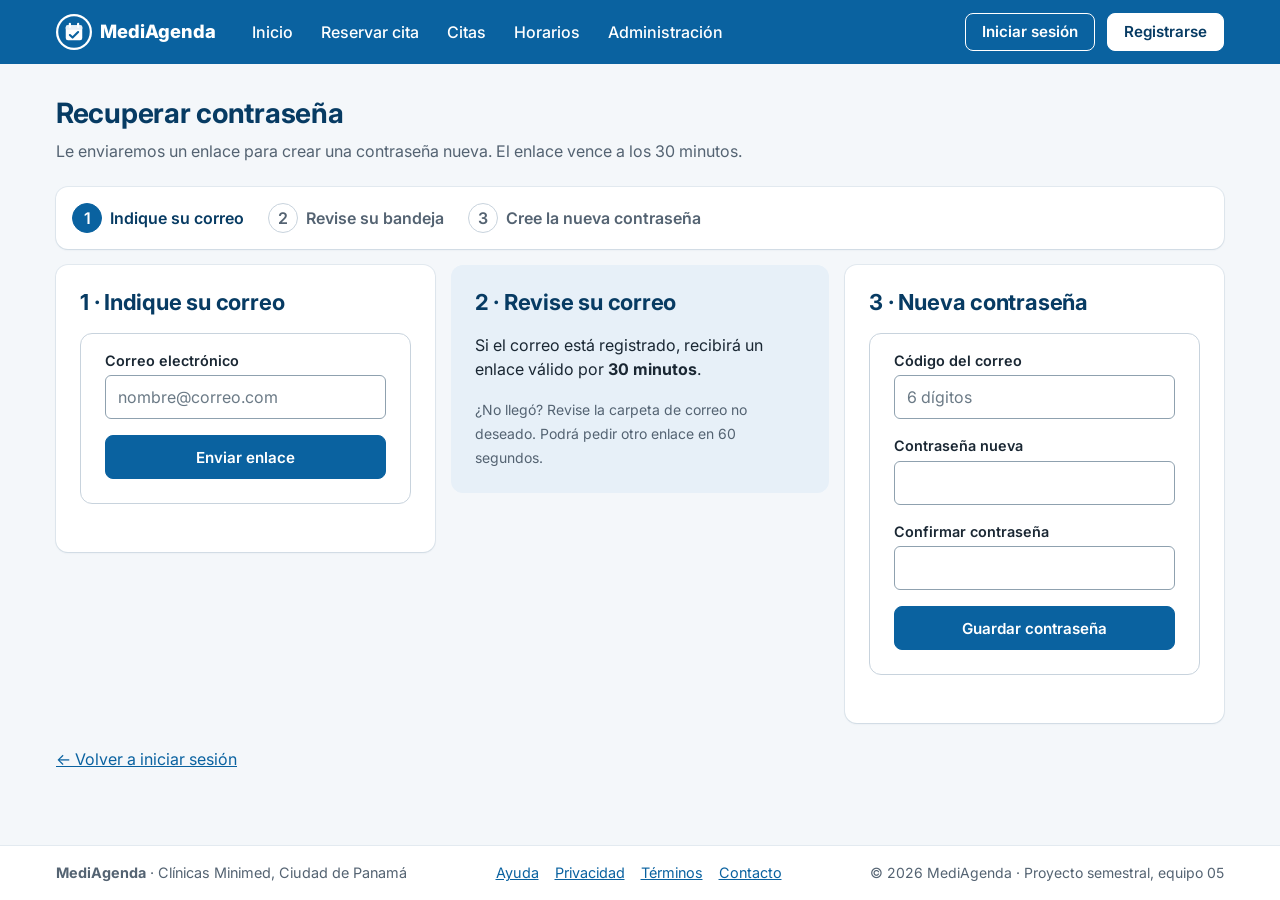
<file: recuperar.html>
<!DOCTYPE html>
<html lang="es">
<head>
  <meta charset="utf-8">
  <meta name="viewport" content="width=device-width, initial-scale=1">
  <meta name="description" content="Recupere el acceso a su cuenta de MediAgenda: reciba un enlace en su correo y cree una contraseña nueva.">
  <title>Recuperar contraseña · MediAgenda</title>
  <link rel="icon" href="img/logo.svg" type="image/svg+xml">
  <link rel="preconnect" href="https://fonts.googleapis.com">
  <link rel="preconnect" href="https://fonts.gstatic.com" crossorigin>
  <link rel="stylesheet" href="https://fonts.googleapis.com/css2?family=Inter:wght@400;500;600;700;800&amp;display=swap">
  <link rel="stylesheet" href="css/estilos.css">
</head>
<body>
  <header id="eq05-encabezado">
    <div class="eq05-contenedor eq05-encabezado__barra">
      <a class="eq05-logo" href="index.html">
        <img src="img/logo.svg" alt="Logo de MediAgenda" width="36" height="36">
        <span>MediAgenda</span>
      </a>
      <input class="eq05-menu-check" type="checkbox" id="eq05-menu-check">
      <label class="eq05-menu-boton" for="eq05-menu-check"><span class="eq05-sr">Abrir o cerrar el menú</span><span aria-hidden="true">☰</span></label>
      <nav class="eq05-nav" id="eq05-nav-principal" aria-label="Principal">
        <ul class="eq05-nav__lista">
          <li><a class="eq05-nav__enlace" href="index.html">Inicio</a></li>
          <li><a class="eq05-nav__enlace" href="principal-formulario.html">Reservar cita</a></li>
          <li><a class="eq05-nav__enlace" href="principal-listado.html">Citas</a></li>
          <li><a class="eq05-nav__enlace" href="secundaria-formulario.html">Horarios</a></li>
          <li><a class="eq05-nav__enlace" href="panel.html">Administración</a></li>
        </ul>
        <div class="eq05-cuenta">
          <a class="eq05-boton eq05-boton--claro" href="login.html">Iniciar sesión</a>
          <a class="eq05-boton eq05-boton--blanco" href="registro.html">Registrarse</a>
        </div>
      </nav>
    </div>
  </header>

  <main id="eq05-principal" class="eq05-contenedor">
    <section aria-labelledby="eq05-titulo-recuperar">
      <h1 id="eq05-titulo-recuperar">Recuperar contraseña</h1>
      <p class="eq05-subtitulo">Le enviaremos un enlace para crear una contraseña nueva. El enlace vence a los 30 minutos.</p>
      <ol class="eq05-pasos-linea" aria-label="Pasos para recuperar la contraseña">
        <li aria-current="step"><span class="eq05-paso-num">1</span> Indique su correo</li>
        <li><span class="eq05-paso-num">2</span> Revise su bandeja</li>
        <li><span class="eq05-paso-num">3</span> Cree la nueva contraseña</li>
      </ol>
      <div class="eq05-tres-columnas">
        <section class="eq05-tarjeta" id="eq05-paso-1" aria-labelledby="eq05-titulo-paso-1">
          <h2 id="eq05-titulo-paso-1">1 · Indique su correo</h2>
          
          <!-- CORRECCIÓN 1 y 2: method="post", action="#" y fieldset/legend -->
          <form class="eq05-form" id="eq05-form-recuperar" action="#" method="post">
            <fieldset class="eq05-conjunto-campos">
              <legend class="eq05-sr">Formulario para solicitar enlace de recuperación</legend>
              
              <div class="eq05-campo">
                <label for="eq05-rec-correo">Correo electrónico</label>
                <input type="email" id="eq05-rec-correo" name="correo" placeholder="nombre@correo.com" autocomplete="email" maxlength="120" required>
              </div>
              <button class="eq05-boton eq05-boton--primario eq05-boton--bloque" type="submit">Enviar enlace</button>
            </fieldset>
          </form>
        </section>

        <section class="eq05-tarjeta eq05-tarjeta--suave" id="eq05-paso-2" aria-labelledby="eq05-titulo-paso-2">
          <h2 id="eq05-titulo-paso-2">2 · Revise su correo</h2>
          <p role="status">Si el correo está registrado, recibirá un enlace válido por <strong>30 minutos</strong>.</p>
          <p class="eq05-texto-secundario"><small>¿No llegó? Revise la carpeta de correo no deseado. Podrá pedir otro enlace en 60 segundos.</small></p>
        </section>

        <section class="eq05-tarjeta" id="eq05-paso-3" aria-labelledby="eq05-titulo-paso-3">
          <h2 id="eq05-titulo-paso-3">3 · Nueva contraseña</h2>
          
          <!-- CORRECCIÓN 1 y 2: method="post", action="#" y fieldset/legend -->
          <form class="eq05-form" id="eq05-form-nueva-clave" action="#" method="post">
            <fieldset class="eq05-conjunto-campos">
              <legend class="eq05-sr">Formulario de creación de nueva contraseña</legend>
              
              <div class="eq05-campo">
                <label for="eq05-rec-codigo">Código del correo</label>
                <input type="text" id="eq05-rec-codigo" name="codigo" placeholder="6 dígitos" pattern="[0-9]{6}" minlength="6" maxlength="6" autocomplete="one-time-code" required>
              </div>
              <div class="eq05-campo">
                <label for="eq05-rec-clave">Contraseña nueva</label>
                <input type="password" id="eq05-rec-clave" name="clave" autocomplete="new-password" minlength="8" maxlength="64" required>
              </div>
              <div class="eq05-campo">
                <label for="eq05-rec-clave2">Confirmar contraseña</label>
                <input type="password" id="eq05-rec-clave2" name="clave_confirmacion" autocomplete="new-password" minlength="8" maxlength="64" required>
              </div>
              <button class="eq05-boton eq05-boton--primario eq05-boton--bloque" type="submit">Guardar contraseña</button>
            </fieldset>
          </form>
        </section>
      </div>
      <p><a href="login.html">← Volver a iniciar sesión</a></p>
    </section>
  </main>

  <footer id="eq05-pie">
    <div class="eq05-contenedor eq05-pie__barra">
      <p><strong>MediAgenda</strong> · Clínicas Minimed, Ciudad de Panamá</p>
      <nav aria-label="Enlaces del pie de página">
        <ul class="eq05-pie__enlaces">
          <li><a href="index.html#eq05-como-funciona">Ayuda</a></li>
          <li><a href="legal.html#eq05-privacidad">Privacidad</a></li>
          <li><a href="legal.html#eq05-terminos">Términos</a></li>
          <li><a href="index.html#eq05-contacto">Contacto</a></li>
        </ul>
      </nav>
      <p><small>© 2026 MediAgenda · Proyecto semestral, equipo 05</small></p>
    </div>
  </footer>
</body>
</html>
</file>
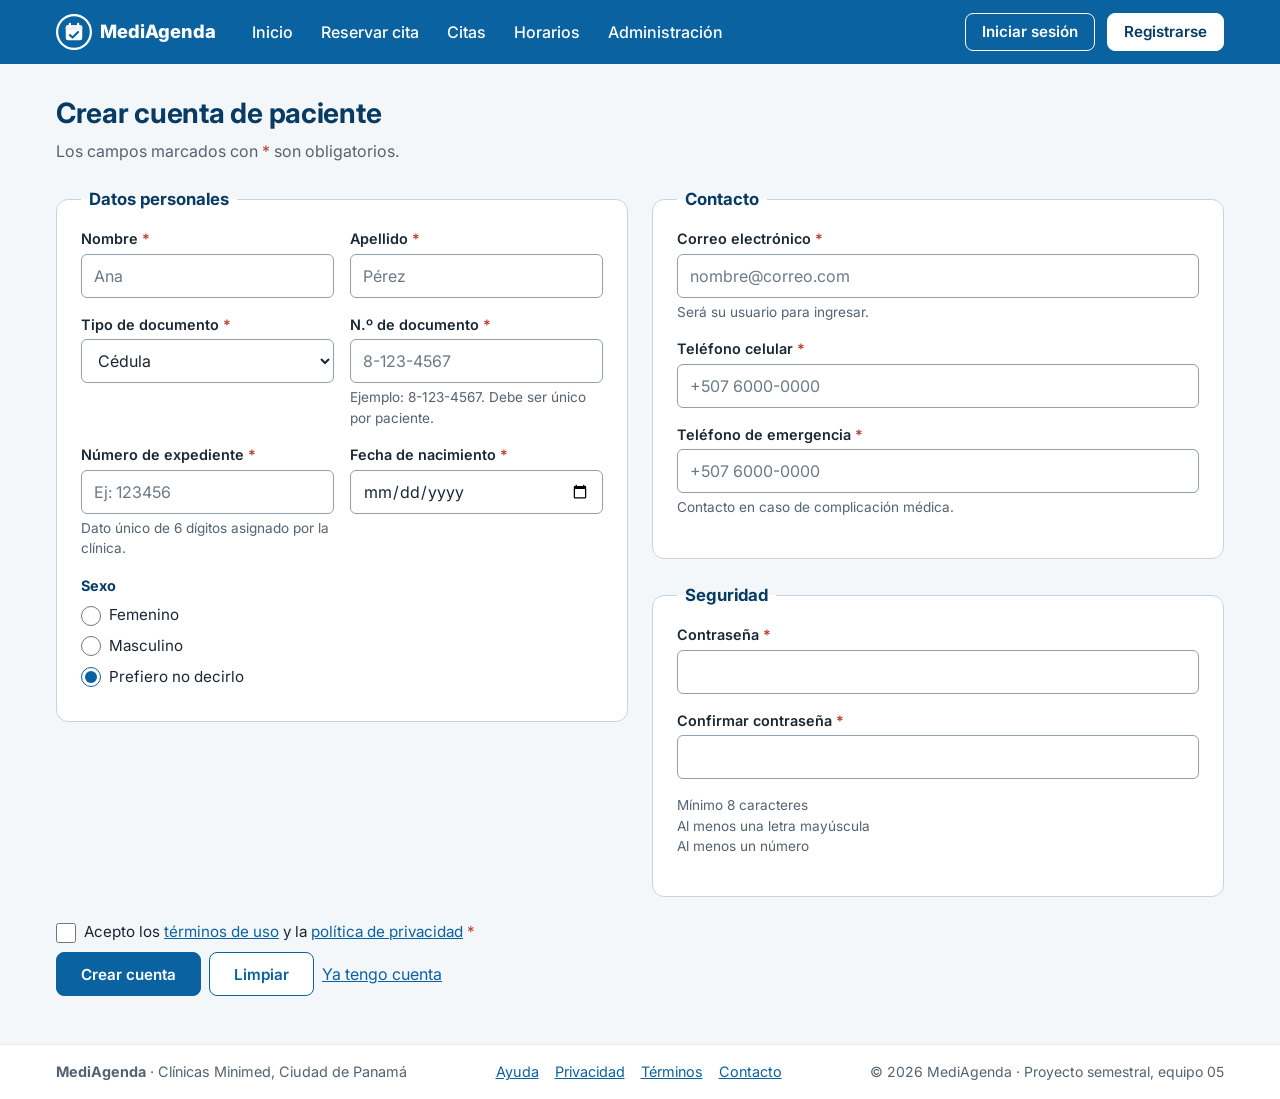
<file: registro.html>
<!DOCTYPE html>
<html lang="es">
<head>
  <meta charset="utf-8">
  <meta name="viewport" content="width=device-width, initial-scale=1">
  <meta name="description" content="Cree su cuenta de paciente en MediAgenda con su cédula o pasaporte para reservar citas médicas en línea.">
  <title>Registro de paciente · MediAgenda</title>
  <link rel="icon" href="img/logo.svg" type="image/svg+xml">
  <link rel="preconnect" href="https://fonts.googleapis.com">
  <link rel="preconnect" href="https://fonts.gstatic.com" crossorigin>
  <link rel="stylesheet" href="https://fonts.googleapis.com/css2?family=Inter:wght@400;500;600;700;800&amp;display=swap">
  <link rel="stylesheet" href="css/estilos.css">
</head>
<body>
  <header id="eq05-encabezado">
    <div class="eq05-contenedor eq05-encabezado__barra">
      <!-- CORRECCIÓN: alt descriptivo para evitar warnings en W3C -->
      <a class="eq05-logo" href="index.html">
        <img src="img/logo.svg" alt="Logo de MediAgenda" width="36" height="36">
        <span>MediAgenda</span>
      </a>
      <input class="eq05-menu-check" type="checkbox" id="eq05-menu-check">
      <label class="eq05-menu-boton" for="eq05-menu-check"><span class="eq05-sr">Abrir o cerrar el menú</span><span aria-hidden="true">☰</span></label>
      <nav class="eq05-nav" id="eq05-nav-principal" aria-label="Principal">
        <ul class="eq05-nav__lista">
          <li><a class="eq05-nav__enlace" href="index.html">Inicio</a></li>
          <li><a class="eq05-nav__enlace" href="principal-formulario.html">Reservar cita</a></li>
          <li><a class="eq05-nav__enlace" href="principal-listado.html">Citas</a></li>
          <li><a class="eq05-nav__enlace" href="secundaria-formulario.html">Horarios</a></li>
          <li><a class="eq05-nav__enlace" href="panel.html">Administración</a></li>
        </ul>
        <div class="eq05-cuenta">
          <a class="eq05-boton eq05-boton--claro" href="login.html">Iniciar sesión</a>
          <a class="eq05-boton eq05-boton--blanco" href="registro.html">Registrarse</a>
        </div>
      </nav>
    </div>
  </header>

  <main id="eq05-principal" class="eq05-contenedor">
    <section aria-labelledby="eq05-titulo-registro">
      <h1 id="eq05-titulo-registro">Crear cuenta de paciente</h1>
      <p class="eq05-subtitulo">Los campos marcados con <span class="eq05-requerido">*</span> son obligatorios.</p>
      
      <!-- CORRECCIÓN: method="post" y action="#" según la rúbrica -->
      <form class="eq05-form" id="eq05-form-registro" action="#" method="post">
        <div class="eq05-dos-columnas eq05-dos-columnas--iguales">
          <div>
            <fieldset>
              <legend>Datos personales</legend>
              <div class="eq05-fila-campos">
                <div class="eq05-campo">
                  <label for="eq05-reg-nombre">Nombre <span class="eq05-requerido">*</span></label>
                  <input type="text" id="eq05-reg-nombre" name="nombre" placeholder="Ana" autocomplete="given-name" minlength="2" maxlength="60" required>
                </div>
                <div class="eq05-campo">
                  <label for="eq05-reg-apellido">Apellido <span class="eq05-requerido">*</span></label>
                  <input type="text" id="eq05-reg-apellido" name="apellido" placeholder="Pérez" autocomplete="family-name" minlength="2" maxlength="60" required>
                </div>
                <div class="eq05-campo">
                  <label for="eq05-reg-tipo-doc">Tipo de documento <span class="eq05-requerido">*</span></label>
                  <select id="eq05-reg-tipo-doc" name="tipo_documento" required>
                    <option value="">Seleccione…</option>
                    <option value="cedula" selected>Cédula</option>
                    <option value="pasaporte">Pasaporte</option>
                  </select>
                </div>
                <div class="eq05-campo">
                  <label for="eq05-reg-documento">N.º de documento <span class="eq05-requerido">*</span></label>
                  <input type="text" id="eq05-reg-documento" name="documento" placeholder="8-123-4567" pattern="[A-Z0-9]{1,3}-[0-9]{1,4}-[0-9]{1,6}" title="Formato de cédula panameña, por ejemplo 8-123-4567 o PE-12-345" maxlength="15" aria-describedby="eq05-reg-documento-ayuda" required>
                  <span class="eq05-ayuda" id="eq05-reg-documento-ayuda">Ejemplo: 8-123-4567. Debe ser único por paciente.</span>
                </div>
                  <div class="eq05-campo">
                  <label for="eq05-reg-expediente">Número de expediente <span class="eq05-requerido">*</span></label>
                  <input 
                    type="text" 
                    id="eq05-reg-expediente" 
                    name="numero_expediente" 
                    pattern="\d{6}" 
                    minlength="6" 
                    maxlength="6" 
                    placeholder="Ej: 123456" 
                    title="Debe contener exactamente 6 dígitos numéricos"
                    aria-describedby="eq05-reg-exp-ayuda" 
                    required
                  >
                  <span class="eq05-ayuda" id="eq05-reg-exp-ayuda">Dato único de 6 dígitos asignado por la clínica.</span>
                </div>
                <div class="eq05-campo">
                  <label for="eq05-reg-nacimiento">Fecha de nacimiento <span class="eq05-requerido">*</span></label>
                  <input type="date" id="eq05-reg-nacimiento" name="fecha_nacimiento" min="1900-01-01" max="2026-10-19" autocomplete="bday" required>
                </div>
              </div>
              <fieldset>
                <legend>Sexo</legend>
                <div class="eq05-opcion"><input type="radio" id="eq05-reg-sexo-f" name="sexo" value="F"><label for="eq05-reg-sexo-f">Femenino</label></div>
                <div class="eq05-opcion"><input type="radio" id="eq05-reg-sexo-m" name="sexo" value="M"><label for="eq05-reg-sexo-m">Masculino</label></div>
                <div class="eq05-opcion"><input type="radio" id="eq05-reg-sexo-n" name="sexo" value="N" checked><label for="eq05-reg-sexo-n">Prefiero no decirlo</label></div>
              </fieldset>
            </fieldset>
          </div>
          <div>
            <fieldset>
              <legend>Contacto</legend>
              <div class="eq05-campo">
                <label for="eq05-reg-correo">Correo electrónico <span class="eq05-requerido">*</span></label>
                <input type="email" id="eq05-reg-correo" name="correo" placeholder="nombre@correo.com" autocomplete="email" maxlength="120" aria-describedby="eq05-reg-correo-ayuda" required>
                <span class="eq05-ayuda" id="eq05-reg-correo-ayuda">Será su usuario para ingresar.</span>
              </div>
              <div class="eq05-campo">
                <label for="eq05-reg-telefono">Teléfono celular <span class="eq05-requerido">*</span></label>
                <input type="tel" id="eq05-reg-telefono" name="telefono" placeholder="+507 6000-0000" pattern="\+507 ?6[0-9]{3}-?[0-9]{4}" title="Celular de Panamá, por ejemplo +507 6123-4567" autocomplete="tel" maxlength="14" required>
              </div>
              <div class="eq05-campo">
                <label for="eq05-reg-emergencia">Teléfono de emergencia <span class="eq05-requerido">*</span></label>
                <input 
                  type="tel" 
                  id="eq05-reg-emergencia" 
                  name="telefono_emergencia" 
                  placeholder="+507 6000-0000" 
                  pattern="\+507 ?6[0-9]{3}-?[0-9]{4}" 
                  title="Celular de Panamá, por ejemplo +507 6123-4567" 
                  autocomplete="tel" 
                  maxlength="14" 
                  aria-describedby="eq05-reg-emergencia-ayuda"
                  required
                >
                <span class="eq05-ayuda" id="eq05-reg-emergencia-ayuda">Contacto en caso de complicación médica.</span>
              </div>
            </fieldset>
            <fieldset>
              <legend>Seguridad</legend>
              <div class="eq05-campo">
                <label for="eq05-reg-clave">Contraseña <span class="eq05-requerido">*</span></label>
                <input type="password" id="eq05-reg-clave" name="clave" autocomplete="new-password" minlength="8" maxlength="64" pattern="(?=.*[A-Z])(?=.*[0-9]).{8,}" title="Mínimo 8 caracteres, con una mayúscula y un número" aria-describedby="eq05-reg-requisitos" required>
              </div>
              <div class="eq05-campo">
                <label for="eq05-reg-clave2">Confirmar contraseña <span class="eq05-requerido">*</span></label>
                <input type="password" id="eq05-reg-clave2" name="clave_confirmacion" autocomplete="new-password" minlength="8" maxlength="64" required>
              </div>
              <ul class="eq05-requisitos" id="eq05-reg-requisitos">
                <li>Mínimo 8 caracteres</li>
                <li>Al menos una letra mayúscula</li>
                <li>Al menos un número</li>
              </ul>
            </fieldset>
          </div>
        </div>
        <div class="eq05-opcion">
          <input type="checkbox" id="eq05-reg-terminos" name="terminos" value="acepto" required>
          <label for="eq05-reg-terminos">Acepto los <a href="legal.html#eq05-terminos">términos de uso</a> y la <a href="legal.html#eq05-privacidad">política de privacidad</a> <span class="eq05-requerido">*</span></label>
        </div>
        <div class="eq05-acciones">
          <button class="eq05-boton eq05-boton--primario" type="submit">Crear cuenta</button>
          <button class="eq05-boton" type="reset">Limpiar</button>
          <a href="login.html">Ya tengo cuenta</a>
        </div>
      </form>
    </section>
  </main>

  <footer id="eq05-pie">
    <div class="eq05-contenedor eq05-pie__barra">
      <p><strong>MediAgenda</strong> · Clínicas Minimed, Ciudad de Panamá</p>
      <nav aria-label="Enlaces del pie de página">
        <ul class="eq05-pie__enlaces">
          <li><a href="index.html#eq05-como-funciona">Ayuda</a></li>
          <li><a href="legal.html#eq05-privacidad">Privacidad</a></li>
          <li><a href="legal.html#eq05-terminos">Términos</a></li>
          <li><a href="index.html#eq05-contacto">Contacto</a></li>
        </ul>
      </nav>
      <p><small>© 2026 MediAgenda · Proyecto semestral, equipo 05</small></p>
    </div>
  </footer>
</body>
</html>
</file>
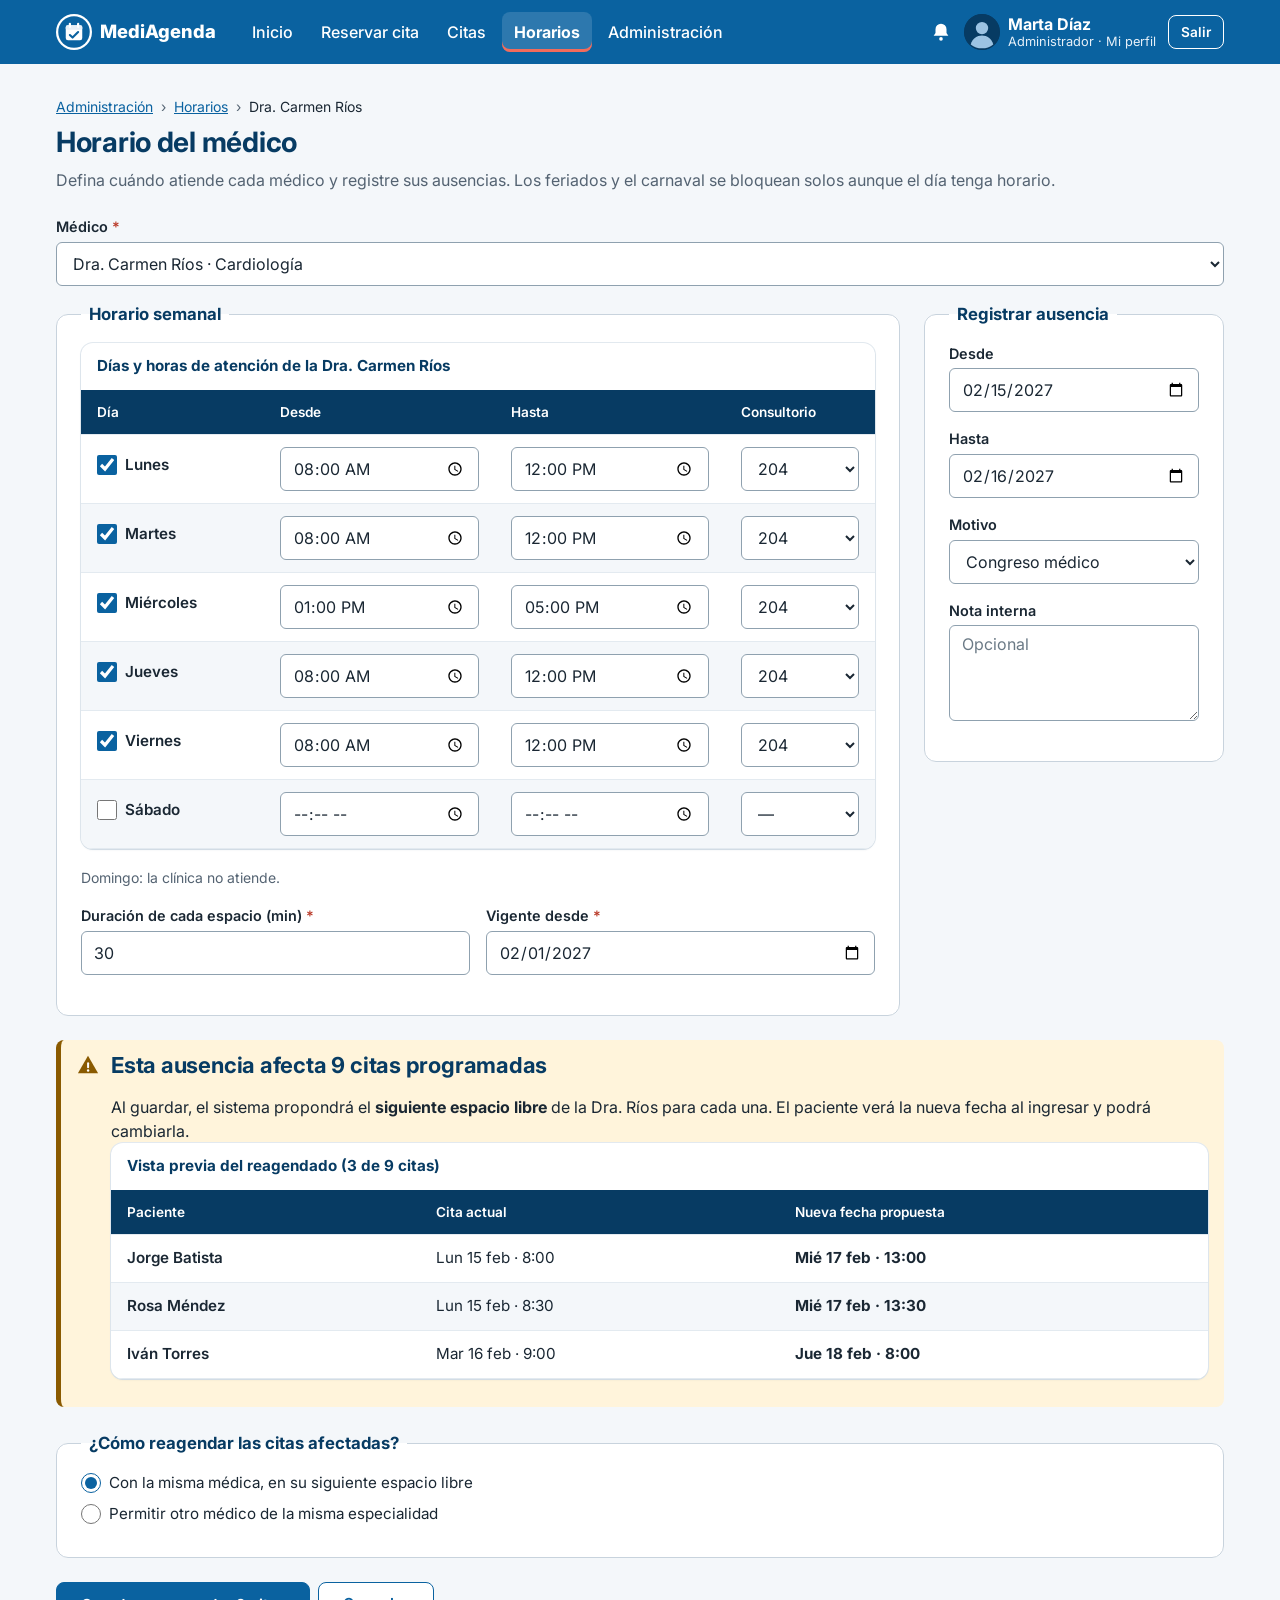
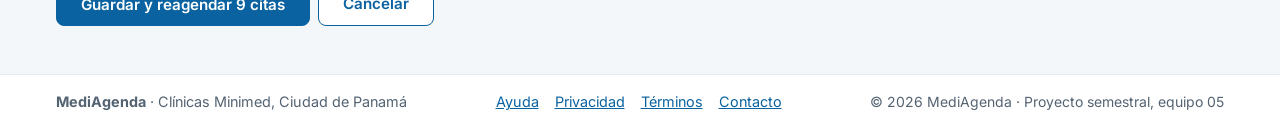
<file: secundaria-formulario.html>
<!DOCTYPE html>
<html lang="es">
<head>
  <meta charset="utf-8">
  <meta name="viewport" content="width=device-width, initial-scale=1">
  <meta name="description" content="Configure el horario semanal de cada médico y registre ausencias con reagendado automático de citas.">
  <title>Horario del médico · MediAgenda</title>
  <link rel="icon" href="img/logo.svg" type="image/svg+xml">
  <link rel="preconnect" href="https://fonts.googleapis.com">
  <link rel="preconnect" href="https://fonts.gstatic.com" crossorigin>
  <link rel="stylesheet" href="https://fonts.googleapis.com/css2?family=Inter:wght@400;500;600;700;800&amp;display=swap">
  <link rel="stylesheet" href="css/estilos.css">
</head>
<body>
  <header id="eq05-encabezado">
    <div class="eq05-contenedor eq05-encabezado__barra">
      <!-- CORRECCIÓN: alt descriptivo para evitar warnings en W3C -->
      <a class="eq05-logo" href="index.html">
        <img src="img/logo.svg" alt="Logo de MediAgenda" width="36" height="36">
        <span>MediAgenda</span>
      </a>
      <input class="eq05-menu-check" type="checkbox" id="eq05-menu-check">
      <label class="eq05-menu-boton" for="eq05-menu-check"><span class="eq05-sr">Abrir o cerrar el menú</span><span aria-hidden="true">☰</span></label>
      <nav class="eq05-nav" id="eq05-nav-principal" aria-label="Principal">
        <ul class="eq05-nav__lista">
          <li><a class="eq05-nav__enlace" href="index.html">Inicio</a></li>
          <li><a class="eq05-nav__enlace" href="principal-formulario.html">Reservar cita</a></li>
          <li><a class="eq05-nav__enlace" href="principal-listado.html">Citas</a></li>
          <li><a class="eq05-nav__enlace eq05-nav__enlace--activo" href="secundaria-formulario.html" aria-current="page">Horarios</a></li>
          <li><a class="eq05-nav__enlace" href="panel.html">Administración</a></li>
        </ul>
        <div class="eq05-cuenta">
          <img src="img/iconos/campana.svg" alt="Avisos: 1 sin leer" width="22" height="22">
          <a class="eq05-cuenta__usuario" href="perfil.html">
            <img class="eq05-avatar" src="img/avatar.svg" alt="Avatar de usuario" width="36" height="36">
            <span><strong>Marta Díaz</strong><span class="eq05-cuenta__rol">Administrador · Mi perfil</span></span>
          </a>
          <a class="eq05-boton eq05-boton--claro eq05-boton--pequeno" href="index.html">Salir</a>
        </div>
      </nav>
    </div>
  </header>

  <main id="eq05-principal" class="eq05-contenedor">
    <nav class="eq05-migas" aria-label="Ruta de navegación">
      <ol>
        <li><a href="panel.html">Administración</a></li>
        <li><a href="secundaria-formulario.html">Horarios</a></li>
        <li><span aria-current="page">Dra. Carmen Ríos</span></li>
      </ol>
    </nav>
    <h1>Horario del médico</h1>
    <p class="eq05-subtitulo">Defina cuándo atiende cada médico y registre sus ausencias. Los feriados y el carnaval se bloquean solos aunque el día tenga horario.</p>

    <!-- CORRECCIÓN: method="post" y action="#" según la rúbrica -->
    <form class="eq05-form" id="eq05-form-horario" action="#" method="post">
      <div class="eq05-campo">
        <label for="eq05-hor-medico">Médico <span class="eq05-requerido">*</span></label>
        <select id="eq05-hor-medico" name="medico" required>
          <option value="">Seleccione…</option>
          <option value="rios" selected>Dra. Carmen Ríos · Cardiología</option>
          <option value="arias">Dr. José Arias · Medicina general</option>
          <option value="vega">Dra. Laura Vega · Pediatría</option>
        </select>
      </div>

      <div class="eq05-dos-columnas">
        <fieldset>
          <legend>Horario semanal</legend>
          <div class="eq05-tabla-envoltura">
            <table class="eq05-tabla">
              <caption>Días y horas de atención de la Dra. Carmen Ríos</caption>
              <thead>
                <tr>
                  <th scope="col">Día</th>
                  <th scope="col">Desde</th>
                  <th scope="col">Hasta</th>
                  <th scope="col">Consultorio</th>
                </tr>
              </thead>
              <tbody>
              <tr>
                <th scope="row">
                  <span class="eq05-opcion"><input type="checkbox" id="eq05-hor-lun" name="lun_atiende" value="si" checked><label for="eq05-hor-lun">Lunes</label></span>
                </th>
                <td><label class="eq05-sr" for="eq05-hor-lun-desde">Lunes, desde</label><input type="time" id="eq05-hor-lun-desde" name="lun_desde" min="07:00" max="19:00" step="1800" value="08:00"></td>
                <td><label class="eq05-sr" for="eq05-hor-lun-hasta">Lunes, hasta</label><input type="time" id="eq05-hor-lun-hasta" name="lun_hasta" min="07:00" max="19:00" step="1800" value="12:00"></td>
                <td><label class="eq05-sr" for="eq05-hor-lun-consultorio">Lunes, consultorio</label>
                  <select id="eq05-hor-lun-consultorio" name="lun_consultorio">
                    <option value="204" selected>204</option>
                    <option value="206">206</option>
                    <option value="">—</option>
                  </select>
                </td>
              </tr>
              <tr>
                <th scope="row">
                  <span class="eq05-opcion"><input type="checkbox" id="eq05-hor-mar" name="mar_atiende" value="si" checked><label for="eq05-hor-mar">Martes</label></span>
                </th>
                <td><label class="eq05-sr" for="eq05-hor-mar-desde">Martes, desde</label><input type="time" id="eq05-hor-mar-desde" name="mar_desde" min="07:00" max="19:00" step="1800" value="08:00"></td>
                <td><label class="eq05-sr" for="eq05-hor-mar-hasta">Martes, hasta</label><input type="time" id="eq05-hor-mar-hasta" name="mar_hasta" min="07:00" max="19:00" step="1800" value="12:00"></td>
                <td><label class="eq05-sr" for="eq05-hor-mar-consultorio">Martes, consultorio</label>
                  <select id="eq05-hor-mar-consultorio" name="mar_consultorio">
                    <option value="204" selected>204</option>
                    <option value="206">206</option>
                    <option value="">—</option>
                  </select>
                </td>
              </tr>
              <tr>
                <th scope="row">
                  <span class="eq05-opcion"><input type="checkbox" id="eq05-hor-mie" name="mie_atiende" value="si" checked><label for="eq05-hor-mie">Miércoles</label></span>
                </th>
                <td><label class="eq05-sr" for="eq05-hor-mie-desde">Miércoles, desde</label><input type="time" id="eq05-hor-mie-desde" name="mie_desde" min="07:00" max="19:00" step="1800" value="13:00"></td>
                <td><label class="eq05-sr" for="eq05-hor-mie-hasta">Miércoles, hasta</label><input type="time" id="eq05-hor-mie-hasta" name="mie_hasta" min="07:00" max="19:00" step="1800" value="17:00"></td>
                <td><label class="eq05-sr" for="eq05-hor-mie-consultorio">Miércoles, consultorio</label>
                  <select id="eq05-hor-mie-consultorio" name="mie_consultorio">
                    <option value="204" selected>204</option>
                    <option value="206">206</option>
                    <option value="">—</option>
                  </select>
                </td>
              </tr>
              <tr>
                <th scope="row">
                  <span class="eq05-opcion"><input type="checkbox" id="eq05-hor-jue" name="jue_atiende" value="si" checked><label for="eq05-hor-jue">Jueves</label></span>
                </th>
                <td><label class="eq05-sr" for="eq05-hor-jue-desde">Jueves, desde</label><input type="time" id="eq05-hor-jue-desde" name="jue_desde" min="07:00" max="19:00" step="1800" value="08:00"></td>
                <td><label class="eq05-sr" for="eq05-hor-jue-hasta">Jueves, hasta</label><input type="time" id="eq05-hor-jue-hasta" name="jue_hasta" min="07:00" max="19:00" step="1800" value="12:00"></td>
                <td><label class="eq05-sr" for="eq05-hor-jue-consultorio">Jueves, consultorio</label>
                  <select id="eq05-hor-jue-consultorio" name="jue_consultorio">
                    <option value="204" selected>204</option>
                    <option value="206">206</option>
                    <option value="">—</option>
                  </select>
                </td>
              </tr>
              <tr>
                <th scope="row">
                  <span class="eq05-opcion"><input type="checkbox" id="eq05-hor-vie" name="vie_atiende" value="si" checked><label for="eq05-hor-vie">Viernes</label></span>
                </th>
                <td><label class="eq05-sr" for="eq05-hor-vie-desde">Viernes, desde</label><input type="time" id="eq05-hor-vie-desde" name="vie_desde" min="07:00" max="19:00" step="1800" value="08:00"></td>
                <td><label class="eq05-sr" for="eq05-hor-vie-hasta">Viernes, hasta</label><input type="time" id="eq05-hor-vie-hasta" name="vie_hasta" min="07:00" max="19:00" step="1800" value="12:00"></td>
                <td><label class="eq05-sr" for="eq05-hor-vie-consultorio">Viernes, consultorio</label>
                  <select id="eq05-hor-vie-consultorio" name="vie_consultorio">
                    <option value="204" selected>204</option>
                    <option value="206">206</option>
                    <option value="">—</option>
                  </select>
                </td>
              </tr>
              <tr>
                <th scope="row">
                  <span class="eq05-opcion"><input type="checkbox" id="eq05-hor-sab" name="sab_atiende" value="si"><label for="eq05-hor-sab">Sábado</label></span>
                </th>
                <td><label class="eq05-sr" for="eq05-hor-sab-desde">Sábado, desde</label><input type="time" id="eq05-hor-sab-desde" name="sab_desde" min="07:00" max="19:00" step="1800"></td>
                <td><label class="eq05-sr" for="eq05-hor-sab-hasta">Sábado, hasta</label><input type="time" id="eq05-hor-sab-hasta" name="sab_hasta" min="07:00" max="19:00" step="1800"></td>
                <td><label class="eq05-sr" for="eq05-hor-sab-consultorio">Sábado, consultorio</label>
                  <select id="eq05-hor-sab-consultorio" name="sab_consultorio">
                    <option value="204">204</option>
                    <option value="206">206</option>
                    <option value="" selected>—</option>
                  </select>
                </td>
              </tr>
              </tbody>
            </table>
          </div>
          <p class="eq05-texto-secundario"><small>Domingo: la clínica no atiende.</small></p>
          <div class="eq05-fila-campos">
            <div class="eq05-campo">
              <label for="eq05-hor-duracion">Duración de cada espacio (min) <span class="eq05-requerido">*</span></label>
              <input type="number" id="eq05-hor-duracion" name="duracion" value="30" min="10" max="120" step="10" required>
            </div>
            <div class="eq05-campo">
              <label for="eq05-hor-vigencia">Vigente desde <span class="eq05-requerido">*</span></label>
              <input type="date" id="eq05-hor-vigencia" name="vigente_desde" value="2027-02-01" min="2027-02-01" required>
            </div>
          </div>
        </fieldset>

        <div>
          <fieldset id="eq05-ausencia">
            <legend>Registrar ausencia</legend>
            <div class="eq05-fila-campos">
              <div class="eq05-campo">
                <label for="eq05-aus-desde">Desde</label>
                <input type="date" id="eq05-aus-desde" name="ausencia_desde" value="2027-02-15" min="2027-02-01">
              </div>
              <div class="eq05-campo">
                <label for="eq05-aus-hasta">Hasta</label>
                <input type="date" id="eq05-aus-hasta" name="ausencia_hasta" value="2027-02-16" min="2027-02-01">
              </div>
            </div>
            <div class="eq05-campo">
              <label for="eq05-aus-motivo">Motivo</label>
              <select id="eq05-aus-motivo" name="ausencia_motivo">
                <option value="congreso" selected>Congreso médico</option>
                <option value="vacaciones">Vacaciones</option>
                <option value="incapacidad">Incapacidad</option>
                <option value="otro">Otro</option>
              </select>
            </div>
            <div class="eq05-campo">
              <label for="eq05-aus-nota">Nota interna</label>
              <textarea id="eq05-aus-nota" name="ausencia_nota" rows="2" maxlength="200" placeholder="Opcional"></textarea>
            </div>
          </fieldset>
        </div>
      </div>

      <section class="eq05-aviso eq05-aviso--advertencia" aria-labelledby="eq05-titulo-impacto">
        <img src="img/iconos/advertencia.svg" alt="Icono de advertencia" width="22" height="22">
        <div>
          <h2 id="eq05-titulo-impacto">Esta ausencia afecta 9 citas programadas</h2>
          <p>Al guardar, el sistema propondrá el <strong>siguiente espacio libre</strong> de la Dra. Ríos para cada una. El paciente verá la nueva fecha al ingresar y podrá cambiarla.</p>
          <div class="eq05-tabla-envoltura">
            <table class="eq05-tabla">
              <caption>Vista previa del reagendado (3 de 9 citas)</caption>
              <thead>
                <tr>
                  <th scope="col">Paciente</th>
                  <th scope="col">Cita actual</th>
                  <th scope="col">Nueva fecha propuesta</th>
                </tr>
              </thead>
              <tbody>
              <tr>
                <th scope="row">Jorge Batista</th>
                <td><time datetime="2027-02-15T08:00">Lun 15 feb · 8:00</time></td>
                <td><strong><time datetime="2027-02-17T13:00">Mié 17 feb · 13:00</time></strong></td>
              </tr>
              <tr>
                <th scope="row">Rosa Méndez</th>
                <td><time datetime="2027-02-15T08:30">Lun 15 feb · 8:30</time></td>
                <td><strong><time datetime="2027-02-17T13:30">Mié 17 feb · 13:30</time></strong></td>
              </tr>
              <tr>
                <th scope="row">Iván Torres</th>
                <td><time datetime="2027-02-16T09:00">Mar 16 feb · 9:00</time></td>
                <td><strong><time datetime="2027-02-18T08:00">Jue 18 feb · 8:00</time></strong></td>
              </tr>
              </tbody>
            </table>
          </div>
        </div>
      </section>

      <fieldset>
        <legend>¿Cómo reagendar las citas afectadas?</legend>
        <div class="eq05-opcion"><input type="radio" id="eq05-aus-misma" name="estrategia" value="mismo_medico" checked><label for="eq05-aus-misma">Con la misma médica, en su siguiente espacio libre</label></div>
        <div class="eq05-opcion"><input type="radio" id="eq05-aus-otro" name="estrategia" value="otro_medico"><label for="eq05-aus-otro">Permitir otro médico de la misma especialidad</label></div>
      </fieldset>

      <div class="eq05-acciones">
        <button class="eq05-boton eq05-boton--primario" type="submit">Guardar y reagendar 9 citas</button>
        <a class="eq05-boton" href="panel.html">Cancelar</a>
      </div>
    </form>
  </main>

  <footer id="eq05-pie">
    <div class="eq05-contenedor eq05-pie__barra">
      <p><strong>MediAgenda</strong> · Clínicas Minimed, Ciudad de Panamá</p>
      <nav aria-label="Enlaces del pie de página">
        <ul class="eq05-pie__enlaces">
          <li><a href="index.html#eq05-como-funciona">Ayuda</a></li>
          <li><a href="legal.html#eq05-privacidad">Privacidad</a></li>
          <li><a href="legal.html#eq05-terminos">Términos</a></li>
          <li><a href="index.html#eq05-contacto">Contacto</a></li>
        </ul>
      </nav>
      <p><small>© 2026 MediAgenda · Proyecto semestral, equipo 05</small></p>
    </div>
  </footer>
</body>
</html>
</file>
<file: css/estilos.css>
/* ==========================================================================
   MediAgenda · Hoja de estilos principal
   Proyecto semestral · Equipo eq05
   Aplica la guía de estilo (docs/guia_estilo.pdf):
   color asignado #0A62A0, tipografía Inter, espaciado base 8 px.
   Todos los identificadores (id, clases y variables) llevan el prefijo eq05-.
   ========================================================================== */

/* ---------- 1. Variables de diseño (tokens) ---------- */
:root {
  /* Color */
  --eq05-azul: #0A62A0;          /* color asignado al proyecto */
  --eq05-azul-900: #073B63;
  --eq05-azul-700: #084F82;
  --eq05-azul-300: #9CC3E3;
  --eq05-azul-50: #E7F0F8;
  --eq05-coral: #F26B5B;
  --eq05-coral-700: #BA3C2B;
  --eq05-rosa-50: #FDECEA;
  --eq05-gris-900: #1A2733;
  --eq05-gris-600: #546372;
  --eq05-gris-300: #C8D3DD;
  --eq05-gris-100: #F4F7FA;
  --eq05-blanco: #FFFFFF;
  --eq05-exito-700: #1F7A4D;
  --eq05-exito-50: #E3F3EA;
  --eq05-aviso-700: #8A5A00;
  --eq05-aviso-50: #FFF4DB;

  /* Tipografía */
  --eq05-fuente: "Inter", system-ui, Arial, sans-serif;

  /* Espaciado (base 8) */
  --eq05-esp-1: 4px;
  --eq05-esp-2: 8px;
  --eq05-esp-3: 12px;
  --eq05-esp-4: 16px;
  --eq05-esp-5: 24px;
  --eq05-esp-6: 32px;
  --eq05-esp-7: 48px;
  --eq05-esp-8: 64px;

  /* Forma */
  --eq05-radio-campo: 6px;
  --eq05-radio-boton: 8px;
  --eq05-radio-tarjeta: 12px;
  --eq05-sombra-1: 0 1px 2px rgba(7, 59, 99, .10), 0 0 0 1px #E3EAF0;
  --eq05-sombra-2: 0 6px 16px rgba(7, 59, 99, .16);
  --eq05-foco: 0 0 0 2px #FFFFFF, 0 0 0 5px var(--eq05-azul);
}

/* ---------- 2. Base: selector universal y elementos ---------- */
* {
  box-sizing: border-box;
  margin: 0;
  padding: 0;
}

html {
  scroll-behavior: smooth;
}

body {
  font-family: var(--eq05-fuente);
  font-size: 1rem;
  line-height: 1.5;
  color: var(--eq05-gris-900);
  background-color: var(--eq05-gris-100);
  display: flex;
  flex-direction: column;
  min-height: 100vh;
}

/* Selector de agrupación: todos los títulos comparten color y peso */
h1, h2, h3, h4 {
  color: var(--eq05-azul-900);
  line-height: 1.25;
  letter-spacing: -0.01em;
}

h1 { font-size: 1.75rem; font-weight: 700; margin-bottom: var(--eq05-esp-2); }
h2 { font-size: 1.375rem; font-weight: 700; margin-bottom: var(--eq05-esp-4); }
h3 { font-size: 1.125rem; font-weight: 600; margin-bottom: var(--eq05-esp-3); }
h4 { font-size: 1rem; font-weight: 600; margin-bottom: var(--eq05-esp-2); }

p, ul, ol, dl, table, figure {
  margin-bottom: var(--eq05-esp-4);
}

ul, ol {
  padding-left: var(--eq05-esp-5);
}

a {
  color: var(--eq05-azul);
}

a:hover {
  color: var(--eq05-azul-900);
}

a:focus-visible, button:focus-visible, input:focus-visible,
select:focus-visible, textarea:focus-visible, summary:focus-visible {
  outline: none;
  box-shadow: var(--eq05-foco);
}

img, iframe {
  max-width: 100%;
  height: auto;
  display: block;
}

abbr[title] {
  text-decoration: underline dotted;
  cursor: help;
}

strong { font-weight: 700; }

small { font-size: 0.875rem; }

@media (prefers-reduced-motion: reduce) {
  html { scroll-behavior: auto; }
  * { transition: none !important; }
}

/* ---------- 3. Utilidades ---------- */
.eq05-contenedor {
  width: 100%;
  max-width: 1200px;
  margin: 0 auto;
  padding: 0 var(--eq05-esp-4);
}

.eq05-sr {
  position: absolute;
  width: 1px;
  height: 1px;
  overflow: hidden;
  clip-path: inset(50%);
  white-space: nowrap;
  border: 0;
}

.eq05-texto-secundario {
  color: var(--eq05-gris-600);
}

.eq05-subtitulo {
  color: var(--eq05-gris-600);
  margin-bottom: var(--eq05-esp-5);
}

.eq05-numero {
  font-variant-numeric: tabular-nums;
}

/* ---------- 4. Encabezado y menú (iguales en todas las páginas) ---------- */
#eq05-encabezado {
  background-color: var(--eq05-azul);
  color: var(--eq05-blanco);
  position: sticky;
  top: 0;
  z-index: 10;
}

.eq05-encabezado__barra {
  display: flex;
  align-items: center;
  gap: var(--eq05-esp-5);
  min-height: 64px;
  flex-wrap: wrap;
}

.eq05-logo {
  display: flex;
  align-items: center;
  gap: var(--eq05-esp-2);
  color: var(--eq05-blanco);
  font-weight: 800;
  font-size: 1.15rem;
  text-decoration: none;
}

.eq05-logo:hover {
  color: var(--eq05-azul-50);
}

.eq05-menu-check {
  position: absolute;
  opacity: 0;
  pointer-events: none;
}

.eq05-menu-boton {
  display: none;
  margin-left: auto;
  width: 44px;
  height: 44px;
  border: 1.5px solid var(--eq05-azul-300);
  border-radius: var(--eq05-radio-boton);
  align-items: center;
  justify-content: center;
  cursor: pointer;
  font-size: 1.4rem;
}

.eq05-menu-check:focus-visible + .eq05-menu-boton {
  box-shadow: var(--eq05-foco);
}

.eq05-nav {
  display: flex;
  align-items: center;
  flex: 1;
  gap: var(--eq05-esp-4);
}

.eq05-nav__lista {
  display: flex;
  gap: var(--eq05-esp-1);
  list-style: none;
  padding: 0;
  margin: 0;
}

.eq05-nav__enlace {
  display: block;
  padding: var(--eq05-esp-2) var(--eq05-esp-3);
  border-radius: var(--eq05-radio-boton);
  color: var(--eq05-blanco);
  text-decoration: none;
  font-weight: 500;
}

.eq05-nav__enlace:hover {
  background-color: rgba(255, 255, 255, .12);
  color: var(--eq05-blanco);
}

.eq05-nav__enlace--activo {
  background-color: rgba(255, 255, 255, .14);
  box-shadow: inset 0 -3px 0 var(--eq05-coral);
  font-weight: 700;
}

.eq05-cuenta {
  margin-left: auto;
  display: flex;
  align-items: center;
  gap: var(--eq05-esp-3);
}

.eq05-cuenta__usuario {
  display: flex;
  align-items: center;
  gap: var(--eq05-esp-2);
  color: var(--eq05-blanco);
  text-decoration: none;
  line-height: 1.2;
}

.eq05-cuenta__usuario:hover {
  color: var(--eq05-azul-50);
}

.eq05-cuenta__rol {
  display: block;
  font-size: 0.8rem;
  color: var(--eq05-azul-50);
}

.eq05-avatar {
  border-radius: 50%;
  background-color: var(--eq05-azul-900);
}

/* ---------- 5. Pie de página (igual en todas las páginas) ---------- */
#eq05-pie {
  margin-top: auto;
  background-color: var(--eq05-blanco);
  border-top: 1px solid #E3EAF0;
  color: var(--eq05-gris-600);
  font-size: 0.9rem;
}

.eq05-pie__barra {
  display: flex;
  flex-wrap: wrap;
  align-items: center;
  justify-content: space-between;
  gap: var(--eq05-esp-3);
  padding-top: var(--eq05-esp-4);
  padding-bottom: var(--eq05-esp-4);
}

.eq05-pie__barra p {
  margin: 0;
}

.eq05-pie__enlaces {
  display: flex;
  flex-wrap: wrap;
  gap: var(--eq05-esp-4);
  list-style: none;
  padding: 0;
  margin: 0;
}

/* ---------- 6. Contenido principal ---------- */
#eq05-principal {
  padding-top: var(--eq05-esp-6);
  padding-bottom: var(--eq05-esp-7);
}

.eq05-migas {
  font-size: 0.875rem;
  margin-bottom: var(--eq05-esp-2);
}

.eq05-migas ol {
  display: flex;
  flex-wrap: wrap;
  gap: var(--eq05-esp-2);
  list-style: none;
  padding: 0;
  margin: 0;
}

.eq05-migas li + li::before {
  content: "›";
  margin-right: var(--eq05-esp-2);
  color: var(--eq05-gris-600);
}

.eq05-titulo-fila {
  display: flex;
  flex-wrap: wrap;
  align-items: flex-end;
  justify-content: space-between;
  gap: var(--eq05-esp-4);
  margin-bottom: var(--eq05-esp-5);
}

.eq05-titulo-fila h1,
.eq05-titulo-fila p {
  margin-bottom: 0;
}

.eq05-acciones {
  display: flex;
  flex-wrap: wrap;
  gap: var(--eq05-esp-2);
  align-items: center;
}

/* Diseño en dos columnas: contenido + lateral */
.eq05-dos-columnas {
  display: grid;
  grid-template-columns: minmax(0, 1fr) 300px;
  gap: var(--eq05-esp-5);
  align-items: start;
}

.eq05-dos-columnas--iguales {
  grid-template-columns: repeat(2, minmax(0, 1fr));
}

.eq05-tarjeta {
  background-color: var(--eq05-blanco);
  border-radius: var(--eq05-radio-tarjeta);
  box-shadow: var(--eq05-sombra-1);
  padding: var(--eq05-esp-5);
  margin-bottom: var(--eq05-esp-5);
}

.eq05-tarjeta--suave {
  background-color: var(--eq05-azul-50);
  box-shadow: none;
}

.eq05-tarjeta > :last-child {
  margin-bottom: 0;
}

.eq05-rejilla {
  display: grid;
  grid-template-columns: repeat(auto-fill, minmax(240px, 1fr));
  gap: var(--eq05-esp-4);
  list-style: none;
  padding: 0;
}

/* ---------- 7. Botones ---------- */
.eq05-boton {
  display: inline-flex;
  align-items: center;
  justify-content: center;
  gap: var(--eq05-esp-2);
  min-height: 44px;
  padding: 0 var(--eq05-esp-5);
  border-radius: var(--eq05-radio-boton);
  border: 1.5px solid var(--eq05-azul);
  background-color: var(--eq05-blanco);
  color: var(--eq05-azul);
  font-family: inherit;
  font-size: 0.95rem;
  font-weight: 600;
  text-decoration: none;
  cursor: pointer;
  white-space: nowrap;
}

.eq05-boton:hover {
  background-color: var(--eq05-azul-50);
  color: var(--eq05-azul-900);
}

.eq05-boton--primario {
  background-color: var(--eq05-azul);
  color: var(--eq05-blanco);
}

.eq05-boton--primario:hover {
  background-color: var(--eq05-azul-900);
  border-color: var(--eq05-azul-900);
  color: var(--eq05-blanco);
}

.eq05-boton--claro {
  border-color: var(--eq05-blanco);
  background-color: transparent;
  color: var(--eq05-blanco);
  min-height: 38px;
  padding: 0 var(--eq05-esp-4);
}

.eq05-boton--claro:hover {
  background-color: rgba(255, 255, 255, .14);
  color: var(--eq05-blanco);
}

.eq05-boton--blanco {
  background-color: var(--eq05-blanco);
  border-color: var(--eq05-blanco);
  color: var(--eq05-azul-900);
  min-height: 38px;
  padding: 0 var(--eq05-esp-4);
}

.eq05-boton--peligro {
  background-color: var(--eq05-coral-700);
  border-color: var(--eq05-coral-700);
  color: var(--eq05-blanco);
}

.eq05-boton--peligro:hover {
  background-color: #9E3324;
  border-color: #9E3324;
  color: var(--eq05-blanco);
}

.eq05-boton--pequeno {
  min-height: 34px;
  padding: 0 var(--eq05-esp-3);
  font-size: 0.85rem;
}

.eq05-boton--bloque {
  width: 100%;
}

.eq05-boton:disabled,
.eq05-boton[aria-disabled="true"] {
  background-color: #E9EEF2;
  border-color: #E9EEF2;
  color: #7A8894;
  cursor: not-allowed;
}

/* ---------- 8. Formularios ---------- */
.eq05-form fieldset {
  border: 1px solid var(--eq05-gris-300);
  border-radius: var(--eq05-radio-tarjeta);
  padding: var(--eq05-esp-4) var(--eq05-esp-5) var(--eq05-esp-5);
  margin-bottom: var(--eq05-esp-5);
  background-color: var(--eq05-blanco);
}

.eq05-form legend {
  font-weight: 700;
  color: var(--eq05-azul-900);
  padding: 0 var(--eq05-esp-2);
  font-size: 1.05rem;
}

.eq05-campo {
  display: flex;
  flex-direction: column;
  gap: var(--eq05-esp-1);
  margin-bottom: var(--eq05-esp-4);
}

.eq05-campo label,
.eq05-etiqueta {
  font-size: 0.9rem;
  font-weight: 600;
}

.eq05-requerido {
  color: var(--eq05-coral-700);
}

.eq05-form input[type="text"],
.eq05-form input[type="email"],
.eq05-form input[type="password"],
.eq05-form input[type="tel"],
.eq05-form input[type="date"],
.eq05-form input[type="time"],
.eq05-form input[type="number"],
.eq05-form input[type="search"],
.eq05-form select,
.eq05-form textarea {
  width: 100%;
  min-height: 44px;
  padding: var(--eq05-esp-2) var(--eq05-esp-3);
  border: 1.5px solid #8FA1AF;
  border-radius: var(--eq05-radio-campo);
  background-color: var(--eq05-blanco);
  color: var(--eq05-gris-900);
  font-family: inherit;
  font-size: 1rem;
}

.eq05-form textarea {
  min-height: 96px;
  resize: vertical;
}

.eq05-form input:focus,
.eq05-form select:focus,
.eq05-form textarea:focus {
  border-color: var(--eq05-azul);
  box-shadow: 0 0 0 3px rgba(10, 98, 160, .25);
  outline: none;
}

.eq05-form input:disabled,
.eq05-form input[readonly] {
  background-color: #EEF2F5;
  color: #6B7A86;
}

.eq05-form ::placeholder {
  color: #6B7A86;
}

.eq05-ayuda {
  font-size: 0.85rem;
  color: var(--eq05-gris-600);
}

.eq05-opcion {
  display: flex;
  align-items: center;
  gap: var(--eq05-esp-2);
  margin-bottom: var(--eq05-esp-2);
  font-size: 0.95rem;
}

.eq05-opcion input {
  width: 20px;
  height: 20px;
  accent-color: var(--eq05-azul);
  flex: none;
}

.eq05-fila-campos {
  display: grid;
  grid-template-columns: repeat(auto-fit, minmax(200px, 1fr));
  gap: 0 var(--eq05-esp-4);
}

.eq05-tarjetas-radio {
  display: grid;
  grid-template-columns: repeat(auto-fit, minmax(190px, 1fr));
  gap: var(--eq05-esp-3);
}

.eq05-tarjeta-radio {
  display: flex;
  gap: var(--eq05-esp-2);
  align-items: flex-start;
  border: 1.5px solid var(--eq05-gris-300);
  border-radius: var(--eq05-radio-tarjeta);
  padding: var(--eq05-esp-3);
  cursor: pointer;
}

.eq05-tarjeta-radio:has(input:checked) {
  border-color: var(--eq05-azul);
  background-color: var(--eq05-azul-50);
}

.eq05-tarjeta-radio input {
  width: 20px;
  height: 20px;
  accent-color: var(--eq05-azul);
  margin-top: 2px;
  flex: none;
}

.eq05-horas {
  display: flex;
  flex-wrap: wrap;
  gap: var(--eq05-esp-2);
}

.eq05-hora input {
  position: absolute;
  opacity: 0;
}

.eq05-hora span {
  display: inline-flex;
  align-items: center;
  justify-content: center;
  min-width: 72px;
  min-height: 44px;
  border: 1.5px solid var(--eq05-azul);
  border-radius: var(--eq05-radio-boton);
  color: var(--eq05-azul);
  font-weight: 600;
  cursor: pointer;
}

.eq05-hora input:checked + span {
  background-color: var(--eq05-azul);
  color: var(--eq05-blanco);
}

.eq05-hora input:focus-visible + span {
  box-shadow: var(--eq05-foco);
}

.eq05-hora input:disabled + span {
  border-color: #D3DCE3;
  color: #8796A2;
  background-color: var(--eq05-gris-100);
  text-decoration: line-through;
  cursor: not-allowed;
}

/* ---------- 9. Tablas ---------- */
.eq05-tabla-envoltura {
  overflow-x: auto;
  background-color: var(--eq05-blanco);
  border-radius: var(--eq05-radio-tarjeta);
  box-shadow: var(--eq05-sombra-1);
  margin-bottom: var(--eq05-esp-4);
}

.eq05-tabla {
  width: 100%;
  border-collapse: collapse;
  font-size: 0.95rem;
  margin-bottom: 0;
}

.eq05-tabla caption {
  text-align: left;
  font-weight: 700;
  color: var(--eq05-azul-900);
  padding: var(--eq05-esp-3) var(--eq05-esp-4);
}

.eq05-tabla th,
.eq05-tabla td {
  padding: var(--eq05-esp-3) var(--eq05-esp-4);
  text-align: left;
  border-bottom: 1px solid #E3EAF0;
  vertical-align: middle;
}

.eq05-tabla thead th {
  background-color: var(--eq05-azul-900);
  color: var(--eq05-blanco);
  font-size: 0.85rem;
  font-weight: 600;
  white-space: nowrap;
}

.eq05-tabla tbody tr:nth-child(even) {
  background-color: var(--eq05-gris-100);
}

.eq05-tabla tbody tr:hover {
  background-color: var(--eq05-azul-50);
}

.eq05-tabla tbody th {
  font-weight: 600;
}

.eq05-tabla input[type="time"] {
  min-width: 110px;
}

/* ---------- 10. Etiquetas de estado y avisos ---------- */
.eq05-estado {
  display: inline-flex;
  align-items: center;
  gap: var(--eq05-esp-1);
  padding: 2px 10px;
  border-radius: 999px;
  font-size: 0.8rem;
  font-weight: 600;
  white-space: nowrap;
}

.eq05-estado--programada { background-color: var(--eq05-azul-50); color: var(--eq05-azul-700); }
.eq05-estado--reagendada { background-color: var(--eq05-aviso-50); color: var(--eq05-aviso-700); }
.eq05-estado--sala { background-color: var(--eq05-azul-900); color: var(--eq05-blanco); }
.eq05-estado--atendida { background-color: var(--eq05-exito-50); color: var(--eq05-exito-700); }
.eq05-estado--cancelada { background-color: var(--eq05-rosa-50); color: var(--eq05-coral-700); }
.eq05-estado--ausente { background-color: var(--eq05-gris-100); color: #3E5C6B; border: 1px dashed #8FA1AF; }

.eq05-estado--pendiente { background-color: var(--eq05-aviso-50); color: var(--eq05-aviso-700); border: 1px dashed var(--eq05-aviso-700); }
.eq05-estado--confirmada { background-color: var(--eq05-exito-50); color: var(--eq05-exito-700); border: 1px solid var(--eq05-exito-700); }

.eq05-aviso {
  display: flex;
  gap: var(--eq05-esp-3);
  align-items: flex-start;
  padding: var(--eq05-esp-3) var(--eq05-esp-4);
  border-radius: var(--eq05-radio-boton);
  border-left: 5px solid var(--eq05-azul);
  background-color: var(--eq05-azul-50);
  margin-bottom: var(--eq05-esp-5);
}

.eq05-aviso img {
  flex: none;
  margin-top: 2px;
}

.eq05-aviso p {
  margin: 0;
}

.eq05-aviso--advertencia {
  border-left-color: var(--eq05-aviso-700);
  background-color: var(--eq05-aviso-50);
}

.eq05-aviso--error {
  border-left-color: var(--eq05-coral-700);
  background-color: var(--eq05-rosa-50);
}

.eq05-aviso--exito {
  border-left-color: var(--eq05-exito-700);
  background-color: var(--eq05-exito-50);
}

/* ---------- 11. Página de inicio ---------- */
.eq05-hero {
  display: grid;
  grid-template-columns: minmax(0, 1.2fr) minmax(0, 1fr);
  gap: var(--eq05-esp-6);
  align-items: center;
  margin-bottom: var(--eq05-esp-6);
}

.eq05-hero h1 {
  font-size: 2.5rem;
  font-weight: 800;
  line-height: 1.15;
  margin-bottom: var(--eq05-esp-3);
}

.eq05-sobretitulo {
  font-size: 0.8rem;
  font-weight: 700;
  letter-spacing: 0.12em;
  text-transform: uppercase;
  color: var(--eq05-azul);
  margin-bottom: var(--eq05-esp-2);
}

.eq05-buscador {
  display: grid;
  grid-template-columns: 1fr 1fr auto;
  gap: var(--eq05-esp-3);
  align-items: end;
  background-color: var(--eq05-blanco);
  padding: var(--eq05-esp-4);
  border-radius: var(--eq05-radio-tarjeta);
  box-shadow: var(--eq05-sombra-2);
}

.eq05-buscador .eq05-campo {
  margin-bottom: 0;
}

.eq05-figura {
  margin: 0;
}

.eq05-figura img {
  border-radius: var(--eq05-radio-tarjeta);
}

.eq05-figura figcaption {
  font-size: 0.85rem;
  color: var(--eq05-gris-600);
  margin-top: var(--eq05-esp-2);
}

.eq05-seccion {
  margin-bottom: var(--eq05-esp-7);
}

.eq05-especialidad {
  display: flex;
  gap: var(--eq05-esp-3);
  align-items: center;
  background-color: var(--eq05-blanco);
  border-radius: var(--eq05-radio-tarjeta);
  box-shadow: var(--eq05-sombra-1);
  padding: var(--eq05-esp-4);
  height: 100%;
}

.eq05-especialidad h3 {
  margin-bottom: 2px;
  font-size: 1rem;
}

.eq05-especialidad p {
  margin: 0;
  font-size: 0.9rem;
}

.eq05-icono-circulo {
  width: 44px;
  height: 44px;
  border-radius: 50%;
  background-color: var(--eq05-azul-50);
  display: flex;
  align-items: center;
  justify-content: center;
  flex: none;
}

.eq05-pasos {
  display: grid;
  grid-template-columns: repeat(3, 1fr);
  gap: var(--eq05-esp-4);
  list-style: none;
  padding: 0;
  counter-reset: eq05-paso;
}

.eq05-pasos li {
  background-color: var(--eq05-blanco);
  border-radius: var(--eq05-radio-tarjeta);
  box-shadow: var(--eq05-sombra-1);
  padding: var(--eq05-esp-5);
  counter-increment: eq05-paso;
}

.eq05-pasos li::before {
  content: counter(eq05-paso);
  display: flex;
  align-items: center;
  justify-content: center;
  width: 36px;
  height: 36px;
  border-radius: 50%;
  background-color: var(--eq05-coral);
  color: var(--eq05-blanco);
  font-weight: 800;
  margin-bottom: var(--eq05-esp-3);
}

.eq05-contacto {
  display: grid;
  grid-template-columns: 1fr 1.6fr;
  gap: var(--eq05-esp-5);
  align-items: start;
}

.eq05-contacto iframe {
  width: 100%;
  min-height: 300px;
  border: 0;
  border-radius: var(--eq05-radio-tarjeta);
  box-shadow: var(--eq05-sombra-1);
}

/* ---------- 12. Autenticación (login, registro, recuperar) ---------- */
.eq05-auth {
  display: grid;
  grid-template-columns: minmax(0, 440px) minmax(0, 300px);
  gap: var(--eq05-esp-5);
  justify-content: center;
  align-items: start;
}

.eq05-auth--ancho {
  grid-template-columns: minmax(0, 860px);
}

.eq05-separador {
  border: 0;
  border-top: 1px solid #E3EAF0;
  margin: var(--eq05-esp-5) 0;
}

.eq05-fila-entre {
  display: flex;
  flex-wrap: wrap;
  justify-content: space-between;
  align-items: center;
  gap: var(--eq05-esp-2);
  margin-bottom: var(--eq05-esp-5);
}

.eq05-pasos-linea {
  display: flex;
  flex-wrap: wrap;
  gap: var(--eq05-esp-5);
  list-style: none;
  padding: var(--eq05-esp-4);
  background-color: var(--eq05-blanco);
  border-radius: var(--eq05-radio-tarjeta);
  box-shadow: var(--eq05-sombra-1);
}

.eq05-pasos-linea li {
  display: flex;
  align-items: center;
  gap: var(--eq05-esp-2);
  font-weight: 600;
  color: var(--eq05-gris-600);
}

.eq05-pasos-linea .eq05-paso-num {
  width: 30px;
  height: 30px;
  border-radius: 50%;
  border: 1.5px solid var(--eq05-gris-300);
  display: flex;
  align-items: center;
  justify-content: center;
}

.eq05-pasos-linea [aria-current="step"] {
  color: var(--eq05-azul-900);
}

.eq05-pasos-linea [aria-current="step"] .eq05-paso-num {
  background-color: var(--eq05-azul);
  border-color: var(--eq05-azul);
  color: var(--eq05-blanco);
}

.eq05-tres-columnas {
  display: grid;
  grid-template-columns: repeat(3, minmax(0, 1fr));
  gap: var(--eq05-esp-4);
  align-items: start;
}

.eq05-requisitos {
  list-style: none;
  padding: 0;
  font-size: 0.85rem;
  color: var(--eq05-gris-600);
}

/* ---------- 13. Calendario (reservar cita) ---------- */
.eq05-calendario {
  border-collapse: separate;
  border-spacing: 4px;
  margin-bottom: var(--eq05-esp-2);
}

.eq05-calendario caption {
  font-weight: 700;
  color: var(--eq05-azul-900);
  text-align: left;
  padding: 0 4px var(--eq05-esp-2);
}

.eq05-calendario th {
  font-size: 0.75rem;
  color: var(--eq05-gris-600);
  font-weight: 600;
}

.eq05-calendario td {
  width: 42px;
  height: 38px;
  text-align: center;
  border-radius: var(--eq05-radio-boton);
  border: 1px solid var(--eq05-gris-300);
  background-color: var(--eq05-blanco);
  font-weight: 600;
  font-size: 0.9rem;
}

.eq05-dia--elegido { background-color: var(--eq05-azul) !important; color: var(--eq05-blanco); border-color: var(--eq05-azul) !important; }
.eq05-dia--hoy { box-shadow: inset 0 0 0 2px var(--eq05-azul-900); }
.eq05-dia--feriado { background-color: var(--eq05-rosa-50) !important; color: var(--eq05-coral-700); text-decoration: line-through; border-color: #F6C9C2 !important; }
.eq05-dia--ausencia { background: repeating-linear-gradient(-45deg, #FFFFFF 0 3px, #E3E9EE 3px 6px) !important; color: #7A8894; text-decoration: line-through; }
.eq05-dia--lleno { background-color: var(--eq05-gris-100) !important; color: #8796A2; text-decoration: line-through; }
.eq05-dia--cerrado { color: #9AA8B4; border-style: dashed !important; font-weight: 400; }

.eq05-leyenda {
  display: flex;
  flex-wrap: wrap;
  gap: var(--eq05-esp-2) var(--eq05-esp-4);
  list-style: none;
  padding: 0;
  font-size: 0.8rem;
  color: var(--eq05-gris-600);
}

.eq05-leyenda li {
  display: flex;
  align-items: center;
  gap: var(--eq05-esp-1);
}

.eq05-leyenda li::before {
  content: "";
  width: 14px;
  height: 12px;
  border-radius: 3px;
  border: 1px solid var(--eq05-gris-300);
  background-color: var(--eq05-blanco);
}

.eq05-leyenda .eq05-l-elegido::before { background-color: var(--eq05-azul); border-color: var(--eq05-azul); }
.eq05-leyenda .eq05-l-feriado::before { background-color: var(--eq05-rosa-50); border-color: #F6C9C2; }
.eq05-leyenda .eq05-l-ausencia::before { background: repeating-linear-gradient(-45deg, #FFFFFF 0 3px, #E3E9EE 3px 6px); }
.eq05-leyenda .eq05-l-lleno::before { background-color: var(--eq05-gris-100); }
.eq05-leyenda .eq05-l-cerrado::before { border-style: dashed; }

.eq05-fecha-hora {
  display: grid;
  grid-template-columns: max-content minmax(0, 1fr);
  gap: var(--eq05-esp-5);
  align-items: start;
}

.eq05-fecha-hora .eq05-leyenda {
  max-width: 330px;
}

/* Grupo de campos dentro de otro grupo: sin marco */
.eq05-form fieldset fieldset {
  border: 0;
  padding: 0;
  margin: 0;
  background-color: transparent;
}

.eq05-form fieldset fieldset legend {
  font-size: 0.9rem;
  padding: 0;
  margin-bottom: var(--eq05-esp-2);
}

/* ---------- 14. Resumen, listas de datos e historial ---------- */
.eq05-datos {
  display: grid;
  grid-template-columns: 130px 1fr;
  gap: var(--eq05-esp-2) var(--eq05-esp-3);
  font-size: 0.95rem;
}

.eq05-datos dt {
  color: var(--eq05-gris-600);
}

.eq05-datos dd {
  font-weight: 600;
}

.eq05-resumen {
  position: sticky;
  top: 88px;
}

.eq05-resumen .eq05-datos {
  grid-template-columns: 108px 1fr;
}

.eq05-historial {
  list-style: none;
  padding: 0;
}

.eq05-historial li {
  position: relative;
  padding: 0 0 var(--eq05-esp-4) var(--eq05-esp-5);
  border-left: 2px solid var(--eq05-azul-300);
  margin-left: 6px;
}

.eq05-historial li::before {
  content: "";
  position: absolute;
  left: -7px;
  top: 4px;
  width: 12px;
  height: 12px;
  border-radius: 50%;
  background-color: var(--eq05-azul);
}

.eq05-historial time {
  display: block;
  font-size: 0.8rem;
  color: var(--eq05-gris-600);
}

.eq05-resumen-estados {
  display: flex;
  flex-wrap: wrap;
  gap: var(--eq05-esp-2);
  list-style: none;
  padding: 0;
}

.eq05-resumen-estados a {
  display: inline-block;
  padding: 4px 12px;
  border-radius: 999px;
  border: 1px solid var(--eq05-gris-300);
  background-color: var(--eq05-blanco);
  text-decoration: none;
  font-size: 0.85rem;
  font-weight: 600;
}

.eq05-resumen-estados a[aria-current="true"] {
  background-color: var(--eq05-azul);
  border-color: var(--eq05-azul);
  color: var(--eq05-blanco);
}

.eq05-filtros {
  display: grid;
  grid-template-columns: 1.6fr repeat(4, 1fr) auto;
  gap: var(--eq05-esp-3);
  align-items: end;
  background-color: var(--eq05-blanco);
  border-radius: var(--eq05-radio-tarjeta);
  box-shadow: var(--eq05-sombra-1);
  padding: var(--eq05-esp-4);
  margin-bottom: var(--eq05-esp-4);
}

.eq05-filtros .eq05-campo {
  margin-bottom: 0;
}

.eq05-paginacion {
  display: flex;
  flex-wrap: wrap;
  justify-content: space-between;
  align-items: center;
  gap: var(--eq05-esp-3);
}

.eq05-paginacion ul {
  display: flex;
  gap: var(--eq05-esp-1);
  list-style: none;
  padding: 0;
  margin: 0;
}

.eq05-paginacion a {
  display: flex;
  align-items: center;
  justify-content: center;
  min-width: 40px;
  min-height: 40px;
  border-radius: var(--eq05-radio-boton);
  border: 1px solid var(--eq05-gris-300);
  background-color: var(--eq05-blanco);
  text-decoration: none;
  font-weight: 600;
}

.eq05-paginacion a[aria-current="page"] {
  background-color: var(--eq05-azul);
  border-color: var(--eq05-azul);
  color: var(--eq05-blanco);
}

/* ---------- 15. Panel de administración ---------- */
.eq05-indicadores {
  display: grid;
  grid-template-columns: repeat(4, minmax(0, 1fr));
  gap: var(--eq05-esp-4);
  margin-bottom: var(--eq05-esp-5);
}

.eq05-indicador {
  background-color: var(--eq05-blanco);
  border-radius: var(--eq05-radio-tarjeta);
  box-shadow: var(--eq05-sombra-1);
  padding: var(--eq05-esp-4) var(--eq05-esp-5);
}

.eq05-indicador h2 {
  font-size: 0.85rem;
  font-weight: 600;
  color: var(--eq05-gris-600);
  margin-bottom: var(--eq05-esp-1);
}

.eq05-indicador p {
  margin: 0;
}

.eq05-indicador__valor {
  font-size: 2rem;
  font-weight: 800;
  color: var(--eq05-azul-900);
  font-variant-numeric: tabular-nums;
}

.eq05-gestion {
  display: grid;
  grid-template-columns: repeat(5, minmax(0, 1fr));
  gap: var(--eq05-esp-3);
  list-style: none;
  padding: 0;
}

.eq05-gestion a {
  display: block;
  height: 100%;
  background-color: var(--eq05-blanco);
  border-radius: var(--eq05-radio-tarjeta);
  box-shadow: var(--eq05-sombra-1);
  padding: var(--eq05-esp-4);
  text-decoration: none;
  font-weight: 700;
  border-top: 4px solid var(--eq05-azul);
}

.eq05-gestion a:hover {
  background-color: var(--eq05-azul-50);
}

.eq05-gestion span {
  display: block;
  font-weight: 400;
  font-size: 0.85rem;
  color: var(--eq05-gris-600);
}

.eq05-panel-graficos {
  display: grid;
  grid-template-columns: repeat(2, minmax(0, 1fr));
  gap: var(--eq05-esp-4);
}

/* ---------- 16. Perfil ---------- */
.eq05-perfil {
  display: grid;
  grid-template-columns: 260px minmax(0, 1fr);
  gap: var(--eq05-esp-5);
  align-items: start;
}

.eq05-perfil__tarjeta {
  text-align: center;
}

.eq05-perfil__tarjeta img {
  margin: 0 auto var(--eq05-esp-3);
}

.eq05-subnav ul {
  list-style: none;
  padding: 0;
  text-align: left;
}

.eq05-subnav a {
  display: block;
  padding: var(--eq05-esp-2) var(--eq05-esp-3);
  border-radius: var(--eq05-radio-boton);
  text-decoration: none;
  font-weight: 600;
}

.eq05-subnav a:hover {
  background-color: var(--eq05-azul-50);
}

/* ---------- 17. Página de error ---------- */
.eq05-error {
  display: grid;
  grid-template-columns: 280px minmax(0, 520px);
  gap: var(--eq05-esp-6);
  justify-content: center;
  align-items: center;
  padding: var(--eq05-esp-5) 0;
}

.eq05-error__codigo {
  font-size: 4.5rem;
  font-weight: 800;
  line-height: 1;
  color: var(--eq05-azul);
  margin-bottom: var(--eq05-esp-2);
}

.eq05-error-variante {
  display: flex;
  flex-wrap: wrap;
  gap: var(--eq05-esp-4);
  align-items: center;
  max-width: 820px;
  margin: var(--eq05-esp-5) auto 0;
}

.eq05-error-variante p {
  margin: 0;
}

.eq05-error-variante__codigo {
  font-size: 2rem;
  font-weight: 800;
  color: var(--eq05-azul-700);
}

/* ---------- 18. Texto legal ---------- */
.eq05-legal {
  max-width: 780px;
}

.eq05-legal h2 {
  margin-top: var(--eq05-esp-5);
}

/* ---------- 19. Diseño adaptable ---------- */

/* Tableta y escritorio pequeño */
@media (max-width: 1023px) {
  .eq05-hero,
  .eq05-dos-columnas,
  .eq05-dos-columnas--iguales,
  .eq05-contacto,
  .eq05-perfil,
  .eq05-error {
    grid-template-columns: minmax(0, 1fr);
  }

  .eq05-resumen {
    position: static;
  }

  .eq05-filtros {
    grid-template-columns: repeat(2, minmax(0, 1fr));
  }

  .eq05-filtros .eq05-campo--busqueda {
    grid-column: 1 / -1;
  }

  .eq05-indicadores,
  .eq05-panel-graficos {
    grid-template-columns: repeat(2, minmax(0, 1fr));
  }

  .eq05-gestion {
    grid-template-columns: repeat(3, minmax(0, 1fr));
  }

  .eq05-error__ilustracion {
    max-width: 220px;
  }

  /* Menú plegable */
  .eq05-menu-boton {
    display: inline-flex;
  }

  .eq05-nav {
    display: none;
    flex-basis: 100%;
    flex-direction: column;
    align-items: stretch;
    padding-bottom: var(--eq05-esp-4);
  }

  .eq05-menu-check:checked ~ .eq05-nav {
    display: flex;
  }

  .eq05-nav__lista {
    flex-direction: column;
  }

  .eq05-nav__enlace {
    padding: var(--eq05-esp-3);
  }

  .eq05-nav__enlace--activo {
    box-shadow: inset 4px 0 0 var(--eq05-coral);
  }

  .eq05-cuenta {
    margin-left: 0;
    padding-top: var(--eq05-esp-3);
    border-top: 1px solid rgba(255, 255, 255, .2);
  }
}

/* Móvil */
@media (max-width: 599px) {
  h1 { font-size: 1.5rem; }
  h2 { font-size: 1.25rem; }

  .eq05-hero h1 {
    font-size: 1.75rem;
  }

  #eq05-principal {
    padding-top: var(--eq05-esp-5);
  }

  .eq05-tarjeta {
    padding: var(--eq05-esp-4);
  }

  .eq05-form fieldset {
    padding: var(--eq05-esp-3) var(--eq05-esp-4) var(--eq05-esp-4);
  }

  .eq05-buscador,
  .eq05-filtros,
  .eq05-pasos,
  .eq05-tres-columnas,
  .eq05-auth,
  .eq05-fecha-hora,
  .eq05-indicadores,
  .eq05-panel-graficos,
  .eq05-gestion {
    grid-template-columns: minmax(0, 1fr);
  }

  .eq05-datos {
    grid-template-columns: 1fr;
    gap: 0;
  }

  .eq05-datos dd {
    margin-bottom: var(--eq05-esp-2);
  }

  .eq05-boton {
    width: 100%;
  }

  .eq05-acciones {
    width: 100%;
  }

  .eq05-pie__barra {
    flex-direction: column;
    text-align: center;
  }

  /* La tabla de citas pasa a tarjetas en móvil */
  .eq05-tabla--apilada thead {
    position: absolute;
    width: 1px;
    height: 1px;
    overflow: hidden;
    clip-path: inset(50%);
  }

  .eq05-tabla--apilada tr {
    display: block;
    padding: var(--eq05-esp-3) var(--eq05-esp-4);
    border-bottom: 1px solid #E3EAF0;
  }

  .eq05-tabla--apilada th,
  .eq05-tabla--apilada td {
    display: flex;
    justify-content: space-between;
    gap: var(--eq05-esp-3);
    padding: var(--eq05-esp-1) 0;
    border: 0;
  }

  .eq05-tabla--apilada td::before,
  .eq05-tabla--apilada tbody th::before {
    content: attr(data-etiqueta);
    font-weight: 600;
    color: var(--eq05-gris-600);
  }

  .eq05-tabla--apilada .eq05-boton {
    width: auto;
  }
}
</file>
